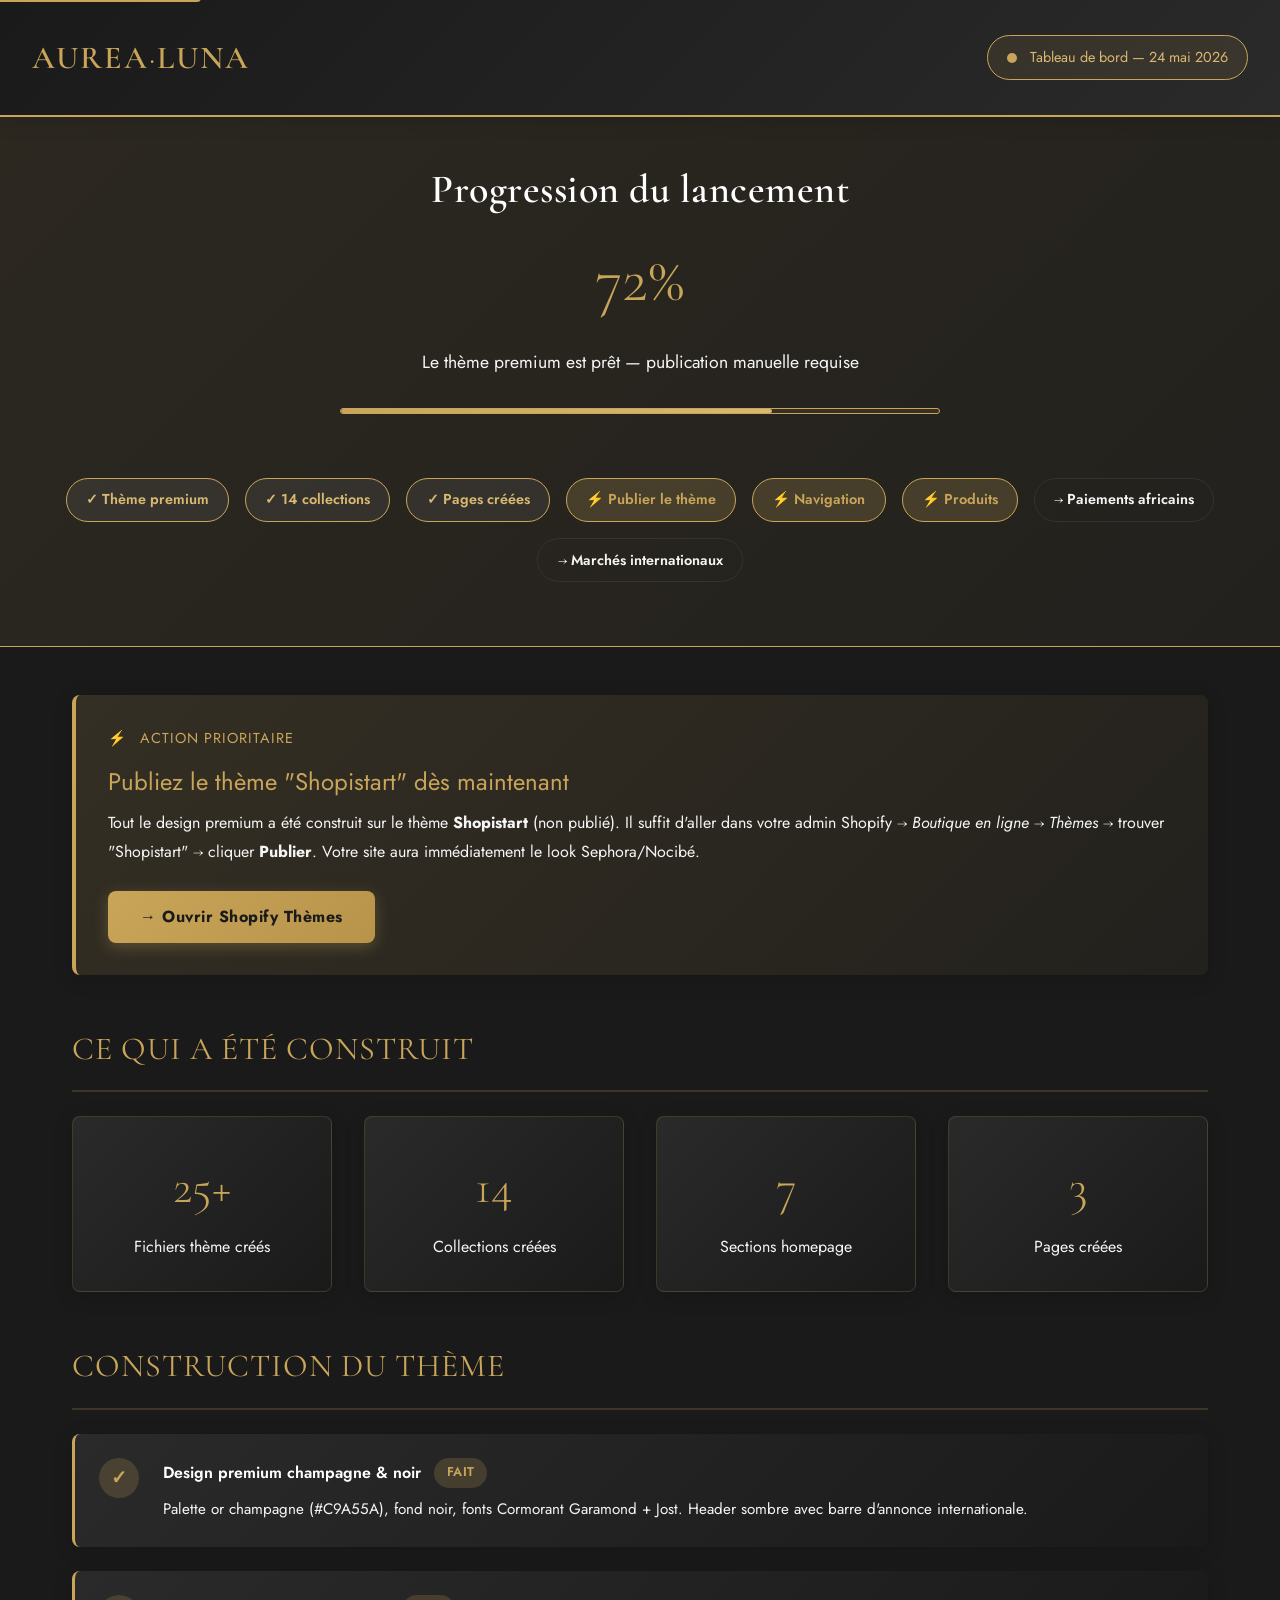
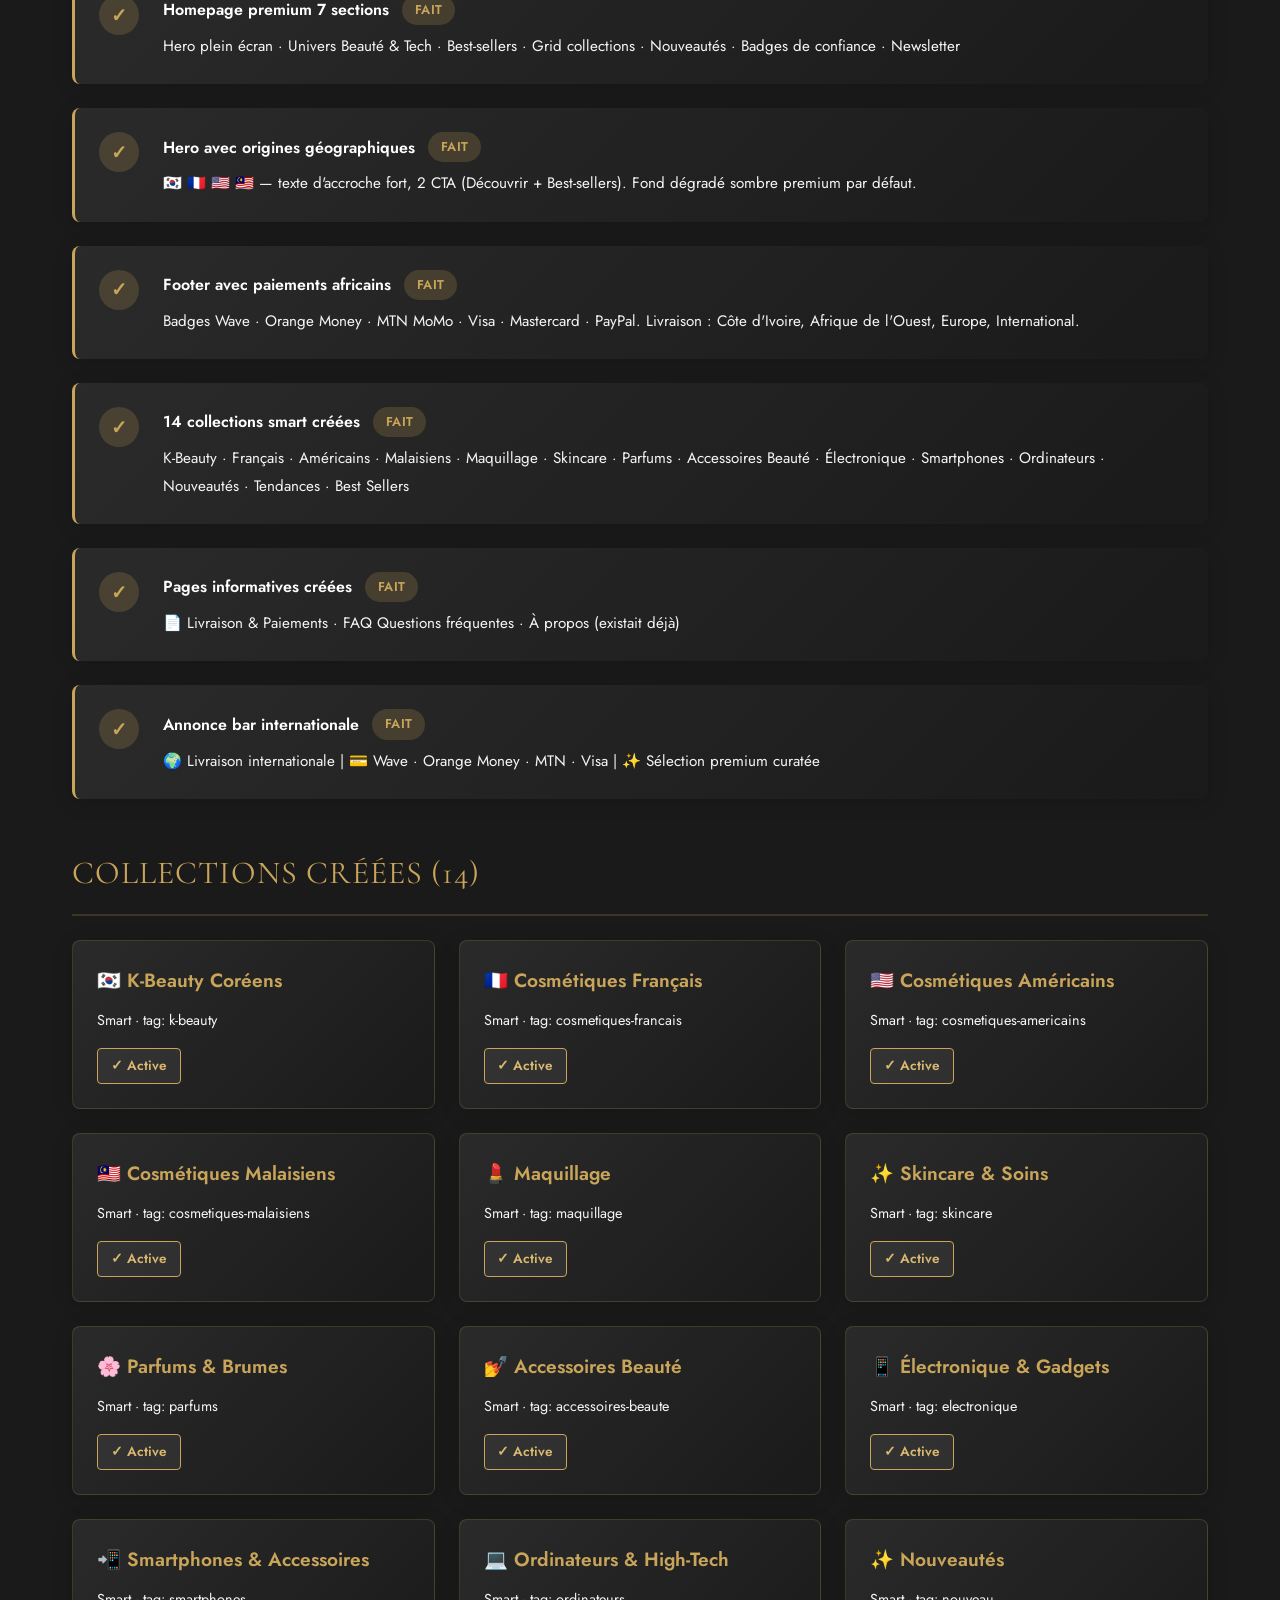
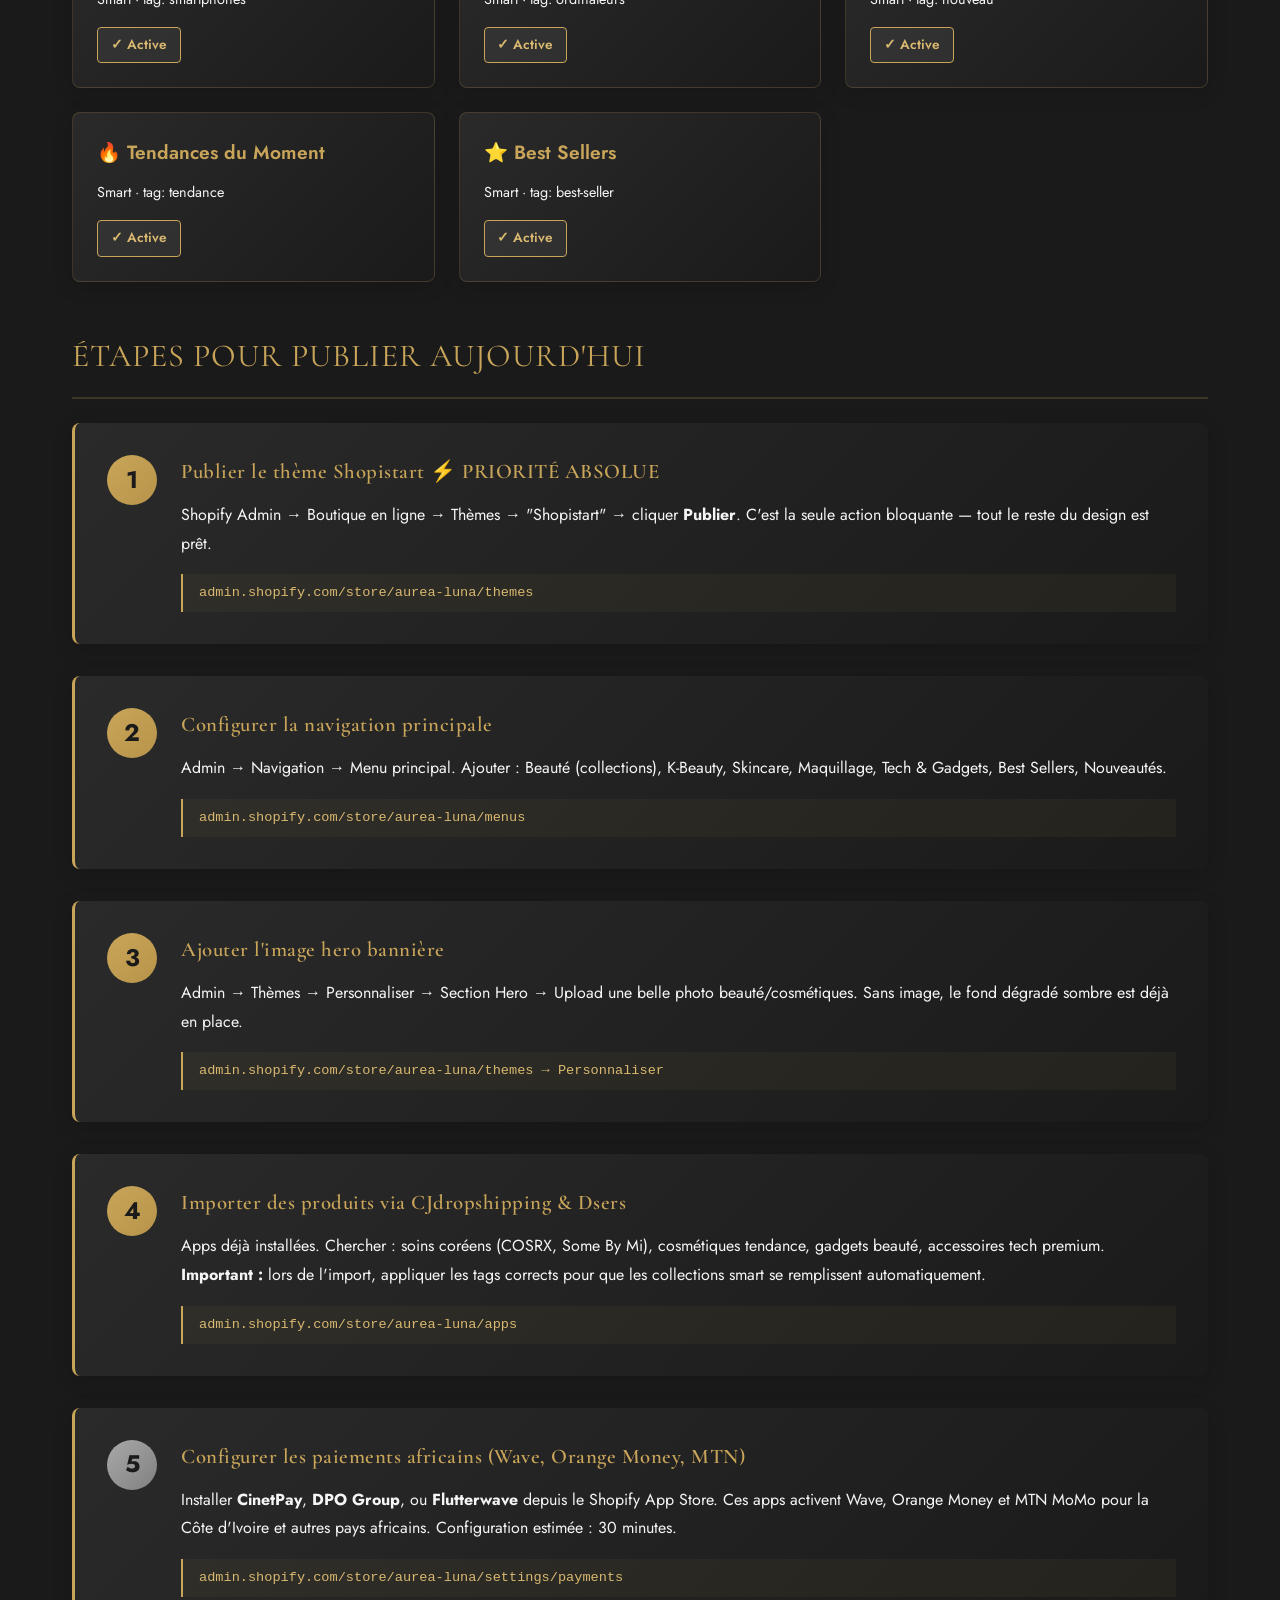
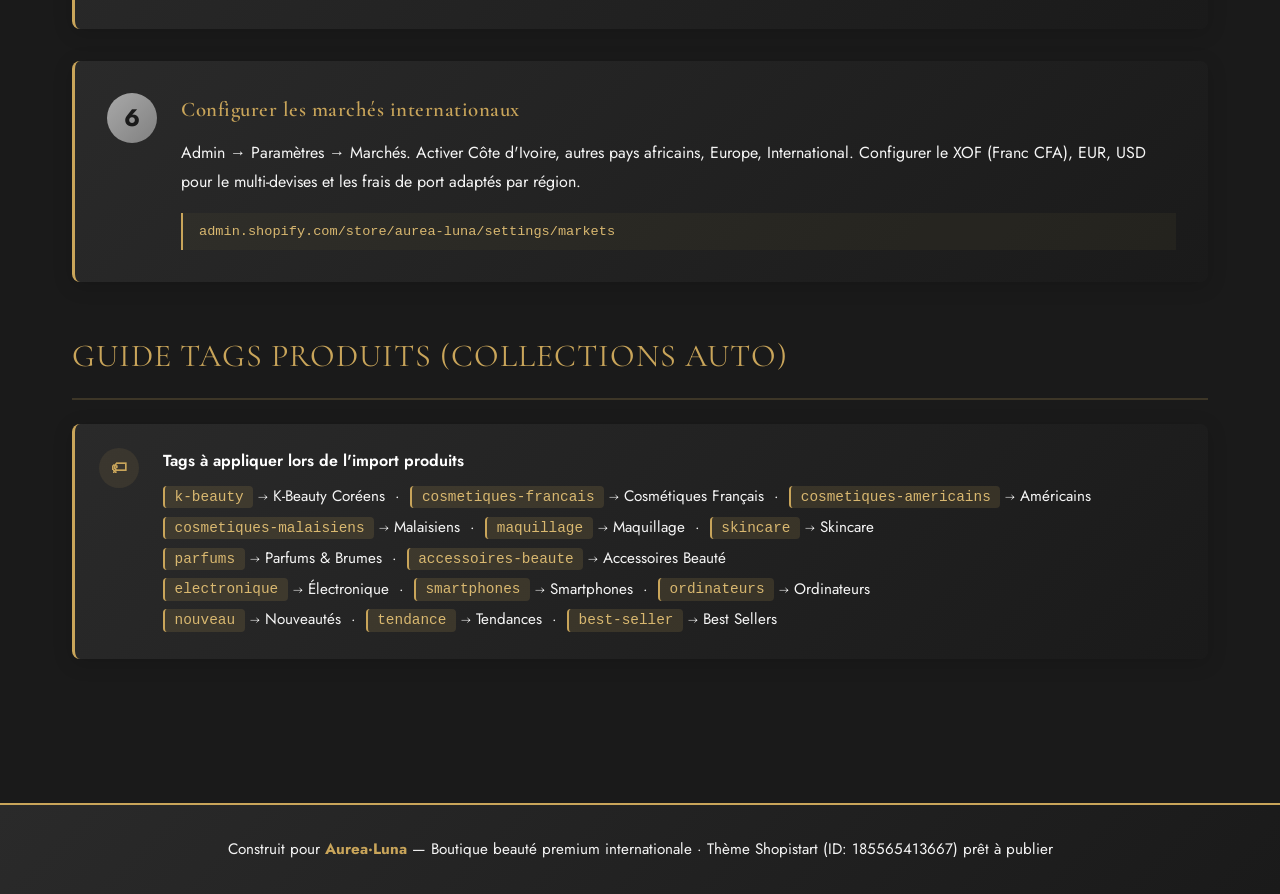
<file: index.html>
<!DOCTYPE html>
<html lang="fr">
<head>
  <meta charset="UTF-8">
  <meta name="viewport" content="width=device-width, initial-scale=1.0">
  <meta name="description" content="Tableau de bord de lancement Aurea-Luna — progression, checklist build, étapes manuelles restantes, guide tags collections">
  <meta name="keywords" content="Aurea Luna, cosmétique, beauté, tech, high-tech, Shopify, dashboard">
  <meta property="og:title" content="Aurea·Luna — Tableau de bord lancement">
  <meta property="og:description" content="Dashboard complet de progression pour le lancement Aurea-Luna">
  <meta property="og:type" content="website">
  <meta name="theme-color" content="#C9A55A">
  <title>Aurea·Luna — Tableau de bord lancement</title>
  <link rel="stylesheet" href="assets/style.css">
  <link href="https://fonts.googleapis.com/css2?family=Cormorant+Garamond:wght@300;400;500;600&family=Jost:wght@400;500;600&display=swap" rel="stylesheet">
</head>
<body>

<div class="header">
  <div class="logo">Aurea<span>·</span>Luna</div>
  <div class="pulse-badge">
    <div class="pulse"></div>
    Tableau de bord — 24 mai 2026
  </div>
</div>

<div class="progress-banner">
  <h2>Progression du lancement</h2>
  <div class="big-progress">72%</div>
  <div class="progress-label">Le thème premium est prêt — publication manuelle requise</div>
  <div class="progress-bar-wrap">
    <div class="progress-bar-fill"></div>
  </div>
  <div class="step-chips">
    <span class="chip chip-done">✓ Thème premium</span>
    <span class="chip chip-done">✓ 14 collections</span>
    <span class="chip chip-done">✓ Pages créées</span>
    <span class="chip chip-action">⚡ Publier le thème</span>
    <span class="chip chip-action">⚡ Navigation</span>
    <span class="chip chip-action">⚡ Produits</span>
    <span class="chip chip-later">→ Paiements africains</span>
    <span class="chip chip-later">→ Marchés internationaux</span>
  </div>
</div>

<div class="content">

  <!-- ACTION REQUIRED -->
  <div class="action-alert">
    <div class="action-alert-header">
      <span>⚡</span> Action prioritaire
    </div>
    <div class="action-alert-title">Publiez le thème "Shopistart" dès maintenant</div>
    <div class="action-alert-desc">
      Tout le design premium a été construit sur le thème <strong>Shopistart</strong> (non publié).
      Il suffit d'aller dans votre admin Shopify → <em>Boutique en ligne → Thèmes</em> →
      trouver "Shopistart" → cliquer <strong>Publier</strong>.
      Votre site aura immédiatement le look Sephora/Nocibé.
    </div>
    <button class="action-btn" onclick="window.aureaSite.openShopifyThemes()" aria-label="Ouvrir Shopify Thèmes">
      → Ouvrir Shopify Thèmes
    </button>
  </div>

  <!-- STATS -->
  <div class="section-title">Ce qui a été construit</div>
  <div class="stats-row">
    <div class="stat-card">
      <div class="stat-number">25+</div>
      <div class="stat-label">Fichiers thème créés</div>
    </div>
    <div class="stat-card">
      <div class="stat-number">14</div>
      <div class="stat-label">Collections créées</div>
    </div>
    <div class="stat-card">
      <div class="stat-number">7</div>
      <div class="stat-label">Sections homepage</div>
    </div>
    <div class="stat-card">
      <div class="stat-number">3</div>
      <div class="stat-label">Pages créées</div>
    </div>
  </div>

  <!-- BUILD CHECKLIST -->
  <div class="section-title">Construction du thème</div>
  <div class="checklist">
    <div class="check-item">
      <div class="check-icon icon-done">✓</div>
      <div class="check-body">
        <div class="check-title">Design premium champagne & noir <span class="tag tag-done">Fait</span></div>
        <div class="check-desc">Palette or champagne (#C9A55A), fond noir, fonts Cormorant Garamond + Jost. Header sombre avec barre d'annonce internationale.</div>
      </div>
    </div>
    <div class="check-item">
      <div class="check-icon icon-done">✓</div>
      <div class="check-body">
        <div class="check-title">Homepage premium 7 sections <span class="tag tag-done">Fait</span></div>
        <div class="check-desc">Hero plein écran · Univers Beauté & Tech · Best-sellers · Grid collections · Nouveautés · Badges de confiance · Newsletter</div>
      </div>
    </div>
    <div class="check-item">
      <div class="check-icon icon-done">✓</div>
      <div class="check-body">
        <div class="check-title">Hero avec origines géographiques <span class="tag tag-done">Fait</span></div>
        <div class="check-desc">🇰🇷 🇫🇷 🇺🇸 🇲🇾 — texte d'accroche fort, 2 CTA (Découvrir + Best-sellers). Fond dégradé sombre premium par défaut.</div>
      </div>
    </div>
    <div class="check-item">
      <div class="check-icon icon-done">✓</div>
      <div class="check-body">
        <div class="check-title">Footer avec paiements africains <span class="tag tag-done">Fait</span></div>
        <div class="check-desc">Badges Wave · Orange Money · MTN MoMo · Visa · Mastercard · PayPal. Livraison : Côte d'Ivoire, Afrique de l'Ouest, Europe, International.</div>
      </div>
    </div>
    <div class="check-item">
      <div class="check-icon icon-done">✓</div>
      <div class="check-body">
        <div class="check-title">14 collections smart créées <span class="tag tag-done">Fait</span></div>
        <div class="check-desc">K-Beauty · Français · Américains · Malaisiens · Maquillage · Skincare · Parfums · Accessoires Beauté · Électronique · Smartphones · Ordinateurs · Nouveautés · Tendances · Best Sellers</div>
      </div>
    </div>
    <div class="check-item">
      <div class="check-icon icon-done">✓</div>
      <div class="check-body">
        <div class="check-title">Pages informatives créées <span class="tag tag-done">Fait</span></div>
        <div class="check-desc">📄 Livraison & Paiements · FAQ Questions fréquentes · À propos (existait déjà)</div>
      </div>
    </div>
    <div class="check-item">
      <div class="check-icon icon-done">✓</div>
      <div class="check-body">
        <div class="check-title">Annonce bar internationale <span class="tag tag-done">Fait</span></div>
        <div class="check-desc">🌍 Livraison internationale | 💳 Wave · Orange Money · MTN · Visa | ✨ Sélection premium curatée</div>
      </div>
    </div>
  </div>

  <!-- COLLECTIONS GRID -->
  <div class="section-title">Collections créées (14)</div>
  <div class="coll-grid">
    <div class="coll-card">
      <div class="coll-card-name">🇰🇷 K-Beauty Coréens</div>
      <div class="coll-card-type">Smart · tag: k-beauty</div>
      <div class="coll-card-status">✓ Active</div>
    </div>
    <div class="coll-card">
      <div class="coll-card-name">🇫🇷 Cosmétiques Français</div>
      <div class="coll-card-type">Smart · tag: cosmetiques-francais</div>
      <div class="coll-card-status">✓ Active</div>
    </div>
    <div class="coll-card">
      <div class="coll-card-name">🇺🇸 Cosmétiques Américains</div>
      <div class="coll-card-type">Smart · tag: cosmetiques-americains</div>
      <div class="coll-card-status">✓ Active</div>
    </div>
    <div class="coll-card">
      <div class="coll-card-name">🇲🇾 Cosmétiques Malaisiens</div>
      <div class="coll-card-type">Smart · tag: cosmetiques-malaisiens</div>
      <div class="coll-card-status">✓ Active</div>
    </div>
    <div class="coll-card">
      <div class="coll-card-name">💄 Maquillage</div>
      <div class="coll-card-type">Smart · tag: maquillage</div>
      <div class="coll-card-status">✓ Active</div>
    </div>
    <div class="coll-card">
      <div class="coll-card-name">✨ Skincare & Soins</div>
      <div class="coll-card-type">Smart · tag: skincare</div>
      <div class="coll-card-status">✓ Active</div>
    </div>
    <div class="coll-card">
      <div class="coll-card-name">🌸 Parfums & Brumes</div>
      <div class="coll-card-type">Smart · tag: parfums</div>
      <div class="coll-card-status">✓ Active</div>
    </div>
    <div class="coll-card">
      <div class="coll-card-name">💅 Accessoires Beauté</div>
      <div class="coll-card-type">Smart · tag: accessoires-beaute</div>
      <div class="coll-card-status">✓ Active</div>
    </div>
    <div class="coll-card">
      <div class="coll-card-name">📱 Électronique & Gadgets</div>
      <div class="coll-card-type">Smart · tag: electronique</div>
      <div class="coll-card-status">✓ Active</div>
    </div>
    <div class="coll-card">
      <div class="coll-card-name">📲 Smartphones & Accessoires</div>
      <div class="coll-card-type">Smart · tag: smartphones</div>
      <div class="coll-card-status">✓ Active</div>
    </div>
    <div class="coll-card">
      <div class="coll-card-name">💻 Ordinateurs & High-Tech</div>
      <div class="coll-card-type">Smart · tag: ordinateurs</div>
      <div class="coll-card-status">✓ Active</div>
    </div>
    <div class="coll-card">
      <div class="coll-card-name">✨ Nouveautés</div>
      <div class="coll-card-type">Smart · tag: nouveau</div>
      <div class="coll-card-status">✓ Active</div>
    </div>
    <div class="coll-card">
      <div class="coll-card-name">🔥 Tendances du Moment</div>
      <div class="coll-card-type">Smart · tag: tendance</div>
      <div class="coll-card-status">✓ Active</div>
    </div>
    <div class="coll-card">
      <div class="coll-card-name">⭐ Best Sellers</div>
      <div class="coll-card-type">Smart · tag: best-seller</div>
      <div class="coll-card-status">✓ Active</div>
    </div>
  </div>

  <!-- NEXT STEPS -->
  <div class="section-title">Étapes pour publier aujourd'hui</div>
  <div class="steps-numbered">

    <div class="step-item">
      <div class="step-num">1</div>
      <div class="step-body">
        <h4>Publier le thème Shopistart ⚡ PRIORITÉ ABSOLUE</h4>
        <p>Shopify Admin → Boutique en ligne → Thèmes → "Shopistart" → cliquer <strong>Publier</strong>. C'est la seule action bloquante — tout le reste du design est prêt.</p>
        <span class="step-path">admin.shopify.com/store/aurea-luna/themes</span>
      </div>
    </div>

    <div class="step-item">
      <div class="step-num">2</div>
      <div class="step-body">
        <h4>Configurer la navigation principale</h4>
        <p>Admin → Navigation → Menu principal. Ajouter : Beauté (collections), K-Beauty, Skincare, Maquillage, Tech & Gadgets, Best Sellers, Nouveautés.</p>
        <span class="step-path">admin.shopify.com/store/aurea-luna/menus</span>
      </div>
    </div>

    <div class="step-item">
      <div class="step-num">3</div>
      <div class="step-body">
        <h4>Ajouter l'image hero bannière</h4>
        <p>Admin → Thèmes → Personnaliser → Section Hero → Upload une belle photo beauté/cosmétiques. Sans image, le fond dégradé sombre est déjà en place.</p>
        <span class="step-path">admin.shopify.com/store/aurea-luna/themes → Personnaliser</span>
      </div>
    </div>

    <div class="step-item">
      <div class="step-num">4</div>
      <div class="step-body">
        <h4>Importer des produits via CJdropshipping & Dsers</h4>
        <p>Apps déjà installées. Chercher : soins coréens (COSRX, Some By Mi), cosmétiques tendance, gadgets beauté, accessoires tech premium. <strong>Important :</strong> lors de l'import, appliquer les tags corrects pour que les collections smart se remplissent automatiquement.</p>
        <span class="step-path">admin.shopify.com/store/aurea-luna/apps</span>
      </div>
    </div>

    <div class="step-item">
      <div class="step-num manual">5</div>
      <div class="step-body">
        <h4>Configurer les paiements africains (Wave, Orange Money, MTN)</h4>
        <p>Installer <strong>CinetPay</strong>, <strong>DPO Group</strong>, ou <strong>Flutterwave</strong> depuis le Shopify App Store. Ces apps activent Wave, Orange Money et MTN MoMo pour la Côte d'Ivoire et autres pays africains. Configuration estimée : 30 minutes.</p>
        <span class="step-path">admin.shopify.com/store/aurea-luna/settings/payments</span>
      </div>
    </div>

    <div class="step-item">
      <div class="step-num manual">6</div>
      <div class="step-body">
        <h4>Configurer les marchés internationaux</h4>
        <p>Admin → Paramètres → Marchés. Activer Côte d'Ivoire, autres pays africains, Europe, International. Configurer le XOF (Franc CFA), EUR, USD pour le multi-devises et les frais de port adaptés par région.</p>
        <span class="step-path">admin.shopify.com/store/aurea-luna/settings/markets</span>
      </div>
    </div>

  </div>

  <!-- TAGGING GUIDE -->
  <div class="section-title">Guide tags produits (collections auto)</div>
  <div class="checklist">
    <div class="check-item">
      <div class="check-icon" style="background:rgba(201,165,90,0.1);color:var(--gold);font-size:16px;">🏷</div>
      <div class="check-body">
        <div class="check-title">Tags à appliquer lors de l'import produits</div>
        <div class="check-desc" style="line-height:2;">
          <code>k-beauty</code> → K-Beauty Coréens &nbsp;·&nbsp;
          <code>cosmetiques-francais</code> → Cosmétiques Français &nbsp;·&nbsp;
          <code>cosmetiques-americains</code> → Américains<br>
          <code>cosmetiques-malaisiens</code> → Malaisiens &nbsp;·&nbsp;
          <code>maquillage</code> → Maquillage &nbsp;·&nbsp;
          <code>skincare</code> → Skincare<br>
          <code>parfums</code> → Parfums & Brumes &nbsp;·&nbsp;
          <code>accessoires-beaute</code> → Accessoires Beauté<br>
          <code>electronique</code> → Électronique &nbsp;·&nbsp;
          <code>smartphones</code> → Smartphones &nbsp;·&nbsp;
          <code>ordinateurs</code> → Ordinateurs<br>
          <code>nouveau</code> → Nouveautés &nbsp;·&nbsp;
          <code>tendance</code> → Tendances &nbsp;·&nbsp;
          <code>best-seller</code> → Best Sellers
        </div>
      </div>
    </div>
  </div>

</div>

<div class="footer">
  Construit pour <strong>Aurea·Luna</strong> — Boutique beauté premium internationale ·
  Thème Shopistart (ID: 185565413667) prêt à publier
</div>

<script src="assets/main.js"></script>

</body>
</html>
</file>
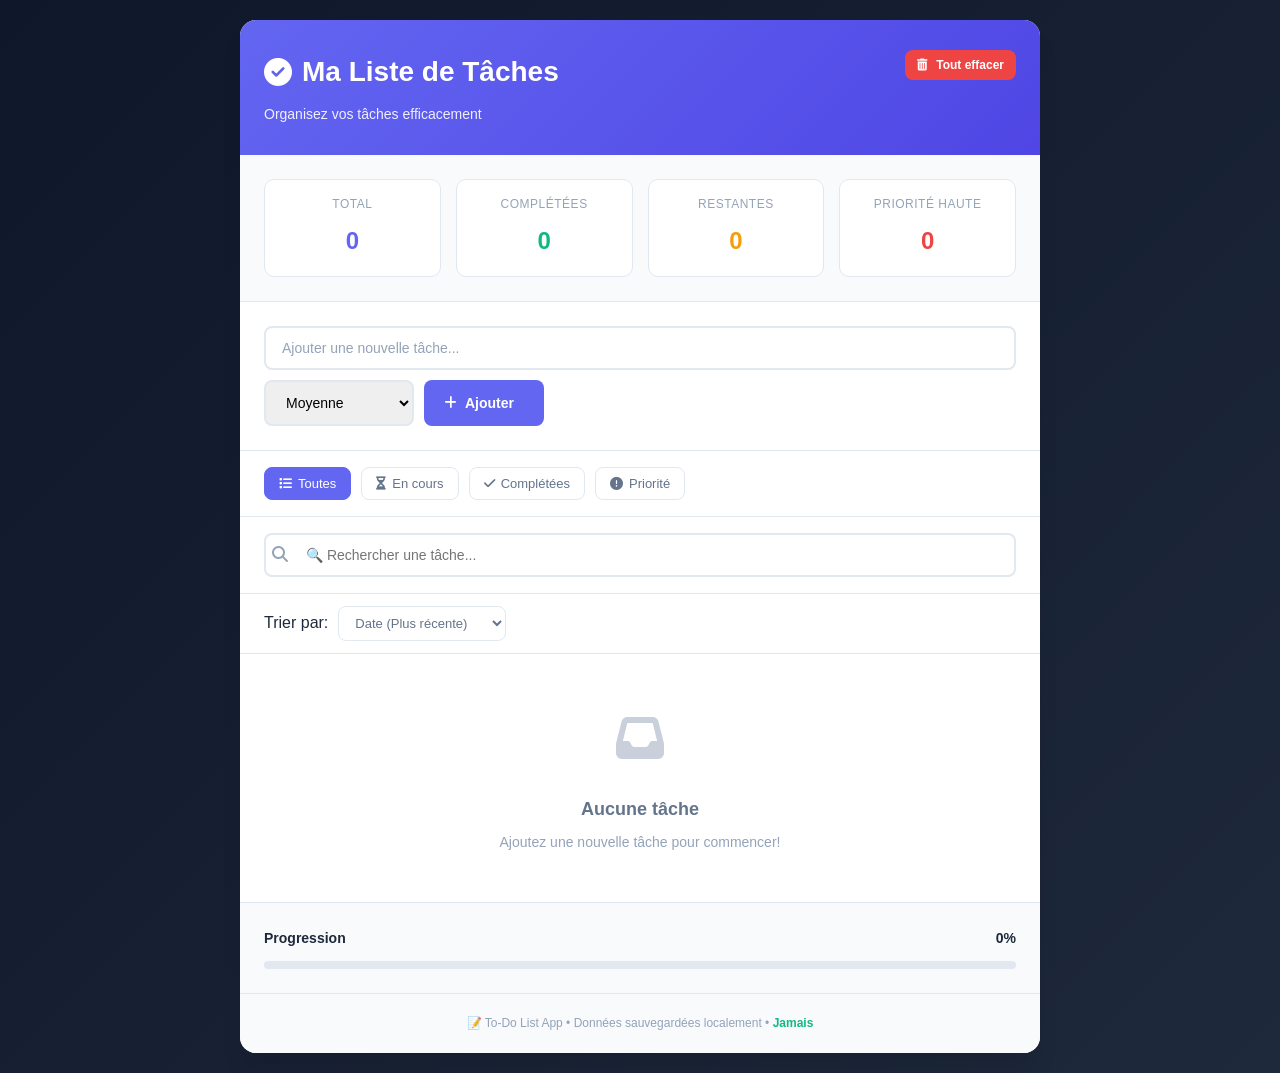
<file: todo-app/index.html>
<!DOCTYPE html>
<html lang="fr">
<head>
  <meta charset="UTF-8">
  <meta name="viewport" content="width=device-width, initial-scale=1.0">
  <meta name="description" content="Application To-Do List - Gestion des tâches avec stockage local">
  <title>To-Do List - Gestionnaire de Tâches</title>
  <link rel="stylesheet" href="assets/style.css">
  <link rel="stylesheet" href="https://cdnjs.cloudflare.com/ajax/libs/font-awesome/6.4.0/css/all.min.css">
</head>
<body>

<div class="container">
  <!-- Header -->
  <header class="app-header">
    <div class="header-content">
      <h1><i class="fas fa-check-circle"></i> Ma Liste de Tâches</h1>
      <p class="tagline">Organisez vos tâches efficacement</p>
    </div>
    <button id="clearAllBtn" class="btn btn-danger btn-small" title="Supprimer toutes les tâches">
      <i class="fas fa-trash-alt"></i> Tout effacer
    </button>
  </header>

  <!-- Stats -->
  <div class="stats-container">
    <div class="stat-item">
      <span class="stat-label">Total</span>
      <span class="stat-value" id="totalTasks">0</span>
    </div>
    <div class="stat-item">
      <span class="stat-label">Complétées</span>
      <span class="stat-value completed" id="completedTasks">0</span>
    </div>
    <div class="stat-item">
      <span class="stat-label">Restantes</span>
      <span class="stat-value pending" id="pendingTasks">0</span>
    </div>
    <div class="stat-item">
      <span class="stat-label">Priorité Haute</span>
      <span class="stat-value priority" id="highPriorityTasks">0</span>
    </div>
  </div>

  <!-- Input Section -->
  <div class="input-section">
    <form id="todoForm" class="todo-form">
      <div class="input-group">
        <input 
          type="text" 
          id="todoInput" 
          class="todo-input" 
          placeholder="Ajouter une nouvelle tâche..."
          autocomplete="off"
          required
        >
        <select id="prioritySelect" class="priority-select">
          <option value="low">Basse</option>
          <option value="medium" selected>Moyenne</option>
          <option value="high">Haute</option>
        </select>
        <button type="submit" class="btn btn-primary">
          <i class="fas fa-plus"></i> Ajouter
        </button>
      </div>
    </form>
  </div>

  <!-- Filter Section -->
  <div class="filter-section">
    <button class="filter-btn active" data-filter="all">
      <i class="fas fa-list"></i> Toutes
    </button>
    <button class="filter-btn" data-filter="pending">
      <i class="fas fa-hourglass-half"></i> En cours
    </button>
    <button class="filter-btn" data-filter="completed">
      <i class="fas fa-check"></i> Complétées
    </button>
    <button class="filter-btn" data-filter="high">
      <i class="fas fa-exclamation-circle"></i> Priorité
    </button>
  </div>

  <!-- Search Section -->
  <div class="search-section">
    <input 
      type="text" 
      id="searchInput" 
      class="search-input" 
      placeholder="🔍 Rechercher une tâche..."
    >
    <span class="search-icon"><i class="fas fa-search"></i></span>
  </div>

  <!-- Sort Section -->
  <div class="sort-section">
    <label for="sortSelect">Trier par:</label>
    <select id="sortSelect" class="sort-select">
      <option value="date-desc">Date (Plus récente)</option>
      <option value="date-asc">Date (Plus ancienne)</option>
      <option value="priority">Priorité</option>
      <option value="alpha">Alphabétique</option>
    </select>
  </div>

  <!-- Tasks List -->
  <div class="tasks-container">
    <ul id="todoList" class="todo-list">
      <!-- Tasks will be inserted here -->
    </ul>
    <div id="emptyState" class="empty-state">
      <div class="empty-icon"><i class="fas fa-inbox"></i></div>
      <h3>Aucune tâche</h3>
      <p>Ajoutez une nouvelle tâche pour commencer!</p>
    </div>
  </div>

  <!-- Progress Bar -->
  <div class="progress-section">
    <div class="progress-label">
      <span>Progression</span>
      <span id="progressPercent">0%</span>
    </div>
    <div class="progress-bar">
      <div id="progressFill" class="progress-fill"></div>
    </div>
  </div>

  <!-- Footer -->
  <footer class="app-footer">
    <p>📝 To-Do List App • Données sauvegardées localement • <span id="lastSaved">Jamais</span></p>
  </footer>
</div>

<!-- Toast Notifications -->
<div id="toastContainer" class="toast-container"></div>

<script src="assets/app.js"></script>
</body>
</html>
</file>
<file: assets/style.css>
/**
 * AUREA LUNA - Stylesheet
 * Premium Cosmetics & High-Tech Dashboard
 * Palette: Champagne (#C9A55A) & Black with gold accents
 */

/* ===== CSS VARIABLES ===== */
:root {
  --gold: #C9A55A;
  --gold-dark: #B8944A;
  --gold-light: #D9B870;
  --black: #1a1a1a;
  --black-light: #2a2a2a;
  --white: #ffffff;
  --gray: #f5f5f5;
  --gray-dark: #333333;
  --border-radius: 8px;
  --transition: all 0.3s cubic-bezier(0.4, 0, 0.2, 1);
  --box-shadow: 0 4px 20px rgba(0, 0, 0, 0.15);
  --box-shadow-hover: 0 8px 30px rgba(0, 0, 0, 0.25);
}

/* ===== RESET & BASE STYLES ===== */
* {
  margin: 0;
  padding: 0;
  box-sizing: border-box;
}

html {
  scroll-behavior: smooth;
  font-size: 16px;
}

body {
  font-family: 'Jost', 'Cormorant Garamond', serif;
  background-color: var(--black);
  color: var(--white);
  line-height: 1.6;
  overflow-x: hidden;
}

/* ===== TYPOGRAPHY ===== */
h1, h2, h3, h4, h5, h6 {
  font-family: 'Cormorant Garamond', serif;
  font-weight: 600;
  letter-spacing: 0.5px;
}

h2 {
  font-size: 2.5rem;
  margin-bottom: 1rem;
  line-height: 1.2;
}

h4 {
  font-size: 1.3rem;
  margin-bottom: 0.5rem;
}

p {
  font-family: 'Jost', sans-serif;
  font-size: 1rem;
  margin-bottom: 1rem;
  line-height: 1.8;
}

code {
  background: rgba(201, 165, 90, 0.15);
  color: var(--gold-light);
  padding: 0.2rem 0.6rem;
  border-radius: 4px;
  font-family: 'Courier New', monospace;
  font-size: 0.9rem;
  border-left: 2px solid var(--gold);
}

/* ===== HEADER ===== */
.header {
  display: flex;
  justify-content: space-between;
  align-items: center;
  padding: 2rem;
  background: linear-gradient(135deg, var(--black) 0%, var(--black-light) 100%);
  border-bottom: 2px solid var(--gold);
  position: sticky;
  top: 0;
  z-index: 50;
  box-shadow: var(--box-shadow);
  animation: slideDown 0.6s ease-out;
}

@keyframes slideDown {
  from {
    transform: translateY(-100%);
    opacity: 0;
  }
  to {
    transform: translateY(0);
    opacity: 1;
  }
}

.logo {
  font-family: 'Cormorant Garamond', serif;
  font-size: 2rem;
  font-weight: 600;
  letter-spacing: 2px;
  color: var(--gold);
  text-transform: uppercase;
}

.logo span {
  color: var(--gold-light);
  font-weight: 300;
  font-style: italic;
}

.pulse-badge {
  display: flex;
  align-items: center;
  gap: 0.8rem;
  padding: 0.6rem 1.2rem;
  background: rgba(201, 165, 90, 0.1);
  border: 1px solid var(--gold);
  border-radius: 50px;
  font-size: 0.9rem;
  color: var(--gold-light);
}

.pulse {
  width: 10px;
  height: 10px;
  background: var(--gold);
  border-radius: 50%;
  animation: pulse 2s infinite;
}

@keyframes pulse {
  0%, 100% {
    box-shadow: 0 0 0 0 rgba(201, 165, 90, 0.7);
  }
  50% {
    box-shadow: 0 0 0 10px rgba(201, 165, 90, 0);
  }
}

/* ===== PROGRESS BANNER ===== */
.progress-banner {
  background: linear-gradient(135deg, rgba(201, 165, 90, 0.1) 0%, rgba(201, 165, 90, 0.05) 100%);
  border-bottom: 1px solid var(--gold);
  padding: 3rem 2rem;
  text-align: center;
}

.big-progress {
  font-family: 'Cormorant Garamond', serif;
  font-size: 4rem;
  font-weight: 300;
  color: var(--gold);
  margin: 1rem 0;
}

.progress-label {
  font-size: 1.1rem;
  color: var(--gray);
  margin-bottom: 1.5rem;
}

.progress-bar-wrap {
  width: 100%;
  max-width: 600px;
  height: 6px;
  background: rgba(201, 165, 90, 0.1);
  border: 1px solid var(--gold);
  border-radius: 50px;
  margin: 2rem auto 3rem;
  overflow: hidden;
}

.progress-bar-fill {
  height: 100%;
  background: linear-gradient(90deg, var(--gold) 0%, var(--gold-light) 100%);
  width: 0%;
  border-radius: 50px;
}

@keyframes fill-animation {
  from {
    width: 0%;
  }
  to {
    width: 72%;
  }
}

.step-chips {
  display: flex;
  flex-wrap: wrap;
  justify-content: center;
  gap: 1rem;
  padding: 1rem;
}

.chip {
  padding: 0.6rem 1.2rem;
  border-radius: 50px;
  font-size: 0.9rem;
  font-weight: 600;
  border: 1px solid;
  transition: var(--transition);
}

.chip-done {
  background: rgba(169, 169, 169, 0.1);
  border-color: var(--gold);
  color: var(--gold-light);
}

.chip-action {
  background: rgba(201, 165, 90, 0.2);
  border-color: var(--gold);
  color: var(--gold);
}

.chip-later {
  background: transparent;
  border-color: var(--gray-dark);
  color: var(--gray);
}

.chip:hover {
  transform: translateY(-2px);
  box-shadow: 0 4px 12px rgba(201, 165, 90, 0.2);
}

/* ===== MAIN CONTENT ===== */
.content {
  max-width: 1200px;
  margin: 0 auto;
  padding: 3rem 2rem;
}

/* ===== ACTION ALERT ===== */
.action-alert {
  background: linear-gradient(135deg, rgba(201, 165, 90, 0.15) 0%, rgba(201, 165, 90, 0.05) 100%);
  border-left: 4px solid var(--gold);
  border-radius: var(--border-radius);
  padding: 2rem;
  margin-bottom: 3rem;
  box-shadow: var(--box-shadow);
  animation: slideIn 0.6s ease-out 0.3s backwards;
}

@keyframes slideIn {
  from {
    transform: translateX(-30px);
    opacity: 0;
  }
  to {
    transform: translateX(0);
    opacity: 1;
  }
}

.action-alert-header {
  display: flex;
  align-items: center;
  gap: 0.8rem;
  font-size: 0.9rem;
  color: var(--gold);
  text-transform: uppercase;
  letter-spacing: 1px;
  margin-bottom: 0.8rem;
}

.action-alert-title {
  font-size: 1.5rem;
  color: var(--gold);
  margin-bottom: 0.5rem;
}

.action-alert-desc {
  color: var(--gray);
  margin-bottom: 1.5rem;
  line-height: 1.8;
}

/* ===== BUTTONS ===== */
.action-btn {
  background: linear-gradient(135deg, var(--gold) 0%, var(--gold-dark) 100%);
  color: var(--black);
  border: none;
  padding: 0.9rem 2rem;
  font-size: 1rem;
  font-weight: 700;
  border-radius: var(--border-radius);
  cursor: pointer;
  transition: var(--transition);
  box-shadow: 0 4px 15px rgba(201, 165, 90, 0.3);
  font-family: 'Jost', sans-serif;
  letter-spacing: 0.5px;
}

.action-btn:hover {
  transform: translateY(-3px);
  box-shadow: 0 8px 25px rgba(201, 165, 90, 0.4);
  background: linear-gradient(135deg, var(--gold-light) 0%, var(--gold) 100%);
}

.action-btn:active {
  transform: translateY(-1px);
}

.action-btn:focus {
  outline: 2px solid var(--gold);
  outline-offset: 2px;
}

/* ===== SECTION TITLE ===== */
.section-title {
  font-family: 'Cormorant Garamond', serif;
  font-size: 2rem;
  color: var(--gold);
  margin: 3rem 0 1.5rem;
  padding-bottom: 1rem;
  border-bottom: 2px solid rgba(201, 165, 90, 0.2);
  text-transform: uppercase;
  letter-spacing: 1px;
}

/* ===== STATS ROW ===== */
.stats-row {
  display: grid;
  grid-template-columns: repeat(auto-fit, minmax(250px, 1fr));
  gap: 2rem;
  margin-bottom: 3rem;
}

.stat-card {
  background: linear-gradient(135deg, var(--black-light) 0%, var(--black) 100%);
  border: 1px solid rgba(201, 165, 90, 0.2);
  border-radius: var(--border-radius);
  padding: 2rem;
  text-align: center;
  transition: var(--transition);
  box-shadow: var(--box-shadow);
}

.stat-card:hover {
  border-color: var(--gold);
  box-shadow: 0 8px 25px rgba(201, 165, 90, 0.2);
  transform: translateY(-5px);
}

.stat-number {
  font-family: 'Cormorant Garamond', serif;
  font-size: 3rem;
  font-weight: 300;
  color: var(--gold);
  margin-bottom: 0.5rem;
}

.stat-label {
  font-size: 1rem;
  color: var(--gray);
}

/* ===== CHECKLIST ===== */
.checklist {
  display: flex;
  flex-direction: column;
  gap: 1.5rem;
  margin-bottom: 3rem;
}

.check-item {
  display: flex;
  gap: 1.5rem;
  padding: 1.5rem;
  background: linear-gradient(135deg, var(--black-light) 0%, var(--black) 100%);
  border-left: 3px solid var(--gold);
  border-radius: var(--border-radius);
  transition: var(--transition);
  box-shadow: var(--box-shadow);
}

.check-item:hover {
  box-shadow: var(--box-shadow-hover);
  transform: translateX(5px);
}

.check-icon {
  min-width: 40px;
  width: 40px;
  height: 40px;
  border-radius: 50%;
  display: flex;
  align-items: center;
  justify-content: center;
  font-weight: 700;
  font-size: 1.2rem;
  flex-shrink: 0;
}

.icon-done {
  background: rgba(201, 165, 90, 0.2);
  color: var(--gold);
}

.check-body {
  flex: 1;
}

.check-title {
  display: flex;
  align-items: center;
  gap: 0.8rem;
  margin-bottom: 0.5rem;
  font-weight: 600;
}

.check-desc {
  color: var(--gray);
  font-size: 0.95rem;
  line-height: 1.8;
}

/* ===== TAGS ===== */
.tag {
  display: inline-block;
  padding: 0.3rem 0.8rem;
  border-radius: 20px;
  font-size: 0.8rem;
  font-weight: 600;
  text-transform: uppercase;
  letter-spacing: 0.5px;
}

.tag-done {
  background: rgba(201, 165, 90, 0.2);
  color: var(--gold);
}

/* ===== COLLECTIONS GRID ===== */
.coll-grid {
  display: grid;
  grid-template-columns: repeat(auto-fill, minmax(280px, 1fr));
  gap: 1.5rem;
  margin-bottom: 3rem;
}

.coll-card {
  background: linear-gradient(135deg, var(--black-light) 0%, var(--black) 100%);
  border: 1px solid rgba(201, 165, 90, 0.2);
  border-radius: var(--border-radius);
  padding: 1.5rem;
  transition: var(--transition);
  box-shadow: var(--box-shadow);
}

.coll-card:hover {
  border-color: var(--gold);
  box-shadow: var(--box-shadow-hover);
  transform: translateY(-8px);
}

.coll-card-name {
  font-size: 1.2rem;
  font-weight: 600;
  color: var(--gold);
  margin-bottom: 0.8rem;
}

.coll-card-type {
  font-size: 0.9rem;
  color: var(--gray);
  margin-bottom: 1rem;
}

.coll-card-status {
  display: inline-block;
  padding: 0.4rem 0.8rem;
  background: rgba(169, 169, 169, 0.1);
  border: 1px solid var(--gold);
  color: var(--gold-light);
  border-radius: 4px;
  font-size: 0.85rem;
  font-weight: 600;
}

/* ===== STEPS NUMBERED ===== */
.steps-numbered {
  display: flex;
  flex-direction: column;
  gap: 2rem;
  margin-bottom: 3rem;
}

.step-item {
  display: flex;
  gap: 1.5rem;
  padding: 2rem;
  background: linear-gradient(135deg, var(--black-light) 0%, var(--black) 100%);
  border-left: 3px solid var(--gold);
  border-radius: var(--border-radius);
  transition: var(--transition);
  box-shadow: var(--box-shadow);
}

.step-item:hover {
  box-shadow: var(--box-shadow-hover);
  transform: translateX(5px);
}

.step-num {
  min-width: 50px;
  width: 50px;
  height: 50px;
  border-radius: 50%;
  background: linear-gradient(135deg, var(--gold) 0%, var(--gold-dark) 100%);
  color: var(--black);
  display: flex;
  align-items: center;
  justify-content: center;
  font-size: 1.5rem;
  font-weight: 700;
  flex-shrink: 0;
}

.step-num.manual {
  background: linear-gradient(135deg, #A9A9A9 0%, #808080 100%);
}

.step-body {
  flex: 1;
}

.step-body h4 {
  color: var(--gold);
  margin-bottom: 0.8rem;
}

.step-body p {
  color: var(--gray);
  margin-bottom: 1rem;
}

.step-path {
  display: block;
  font-size: 0.85rem;
  color: var(--gold-light);
  font-family: 'Courier New', monospace;
  padding: 0.5rem;
  background: rgba(201, 165, 90, 0.05);
  border-left: 2px solid var(--gold);
  padding-left: 1rem;
  margin-top: 0.8rem;
}

/* ===== FOOTER ===== */
.footer {
  background: linear-gradient(135deg, var(--black-light) 0%, var(--black) 100%);
  border-top: 2px solid var(--gold);
  padding: 2rem;
  text-align: center;
  color: var(--gray);
  font-size: 0.95rem;
  margin-top: 3rem;
}

.footer strong {
  color: var(--gold);
}

/* ===== RESPONSIVE DESIGN ===== */
@media (max-width: 768px) {
  .header {
    flex-direction: column;
    gap: 1rem;
    padding: 1.5rem 1rem;
  }

  .logo {
    font-size: 1.5rem;
  }

  .big-progress {
    font-size: 3rem;
  }

  h2 {
    font-size: 1.8rem;
  }

  .stats-row {
    grid-template-columns: 1fr;
  }

  .coll-grid {
    grid-template-columns: repeat(auto-fill, minmax(200px, 1fr));
  }

  .step-item,
  .check-item {
    flex-direction: column;
    gap: 1rem;
  }

  .step-num {
    width: 40px;
    height: 40px;
    font-size: 1.2rem;
  }

  .content {
    padding: 2rem 1rem;
  }

  .progress-banner {
    padding: 2rem 1rem;
  }

  .action-alert {
    padding: 1.5rem;
  }

  .step-chips {
    gap: 0.5rem;
  }

  .chip {
    padding: 0.5rem 1rem;
    font-size: 0.8rem;
  }
}

@media (max-width: 480px) {
  .header {
    padding: 1rem;
  }

  .logo {
    font-size: 1.2rem;
  }

  .big-progress {
    font-size: 2rem;
  }

  h2 {
    font-size: 1.5rem;
  }

  h4 {
    font-size: 1.1rem;
  }

  .coll-grid {
    grid-template-columns: 1fr;
  }

  .section-title {
    font-size: 1.5rem;
    margin: 2rem 0 1rem;
  }

  .stat-number {
    font-size: 2rem;
  }

  .check-item,
  .step-item {
    padding: 1rem;
  }

  .action-alert {
    padding: 1rem;
  }
}

/* ===== ACCESSIBILITY ===== */
@media (prefers-reduced-motion: reduce) {
  *,
  *::before,
  *::after {
    animation-duration: 0.01ms !important;
    animation-iteration-count: 1 !important;
    transition-duration: 0.01ms !important;
  }
}

/* ===== PRINT STYLES ===== */
@media print {
  .header,
  .footer {
    display: none;
  }

  body {
    background: white;
    color: black;
  }

  .content {
    max-width: 100%;
  }
}
</file>
<file: todo-app/assets/style.css>
:root {
  --primary-color: #6366f1;
  --primary-dark: #4f46e5;
  --primary-light: #818cf8;
  --success-color: #10b981;
  --danger-color: #ef4444;
  --warning-color: #f59e0b;
  --info-color: #3b82f6;
  --dark-bg: #0f172a;
  --light-bg: #f8fafc;
  --card-bg: #ffffff;
  --border-color: #e2e8f0;
  --text-dark: #1e293b;
  --text-light: #64748b;
  --text-muted: #94a3b8;
  --shadow-sm: 0 1px 2px 0 rgba(0, 0, 0, 0.05);
  --shadow-md: 0 4px 6px -1px rgba(0, 0, 0, 0.1);
  --shadow-lg: 0 10px 15px -3px rgba(0, 0, 0, 0.1);
  --shadow-xl: 0 20px 25px -5px rgba(0, 0, 0, 0.1);
  --transition: all 0.3s cubic-bezier(0.4, 0, 0.2, 1);
}

* {
  margin: 0;
  padding: 0;
  box-sizing: border-box;
}

html {
  scroll-behavior: smooth;
}

body {
  font-family: 'Segoe UI', Tahoma, Geneva, Verdana, sans-serif;
  background: linear-gradient(135deg, var(--dark-bg) 0%, #1e293b 100%);
  color: var(--text-dark);
  line-height: 1.6;
  min-height: 100vh;
  padding: 20px;
}

.container {
  max-width: 800px;
  margin: 0 auto;
  background: var(--card-bg);
  border-radius: 16px;
  box-shadow: var(--shadow-xl);
  overflow: hidden;
}

/* Header */
.app-header {
  background: linear-gradient(135deg, var(--primary-color) 0%, var(--primary-dark) 100%);
  color: white;
  padding: 30px 24px;
  display: flex;
  justify-content: space-between;
  align-items: flex-start;
  gap: 20px;
}

.header-content h1 {
  font-size: 28px;
  margin-bottom: 8px;
  display: flex;
  align-items: center;
  gap: 10px;
}

.header-content h1 i {
  animation: bounce 2s infinite;
}

@keyframes bounce {
  0%, 100% { transform: translateY(0); }
  50% { transform: translateY(-5px); }
}

.tagline {
  font-size: 14px;
  opacity: 0.9;
}

/* Stats Container */
.stats-container {
  display: grid;
  grid-template-columns: repeat(auto-fit, minmax(150px, 1fr));
  gap: 15px;
  padding: 24px;
  background: var(--light-bg);
  border-bottom: 1px solid var(--border-color);
}

.stat-item {
  display: flex;
  flex-direction: column;
  align-items: center;
  justify-content: center;
  padding: 15px;
  background: white;
  border-radius: 10px;
  border: 1px solid var(--border-color);
  transition: var(--transition);
}

.stat-item:hover {
  transform: translateY(-4px);
  box-shadow: var(--shadow-md);
}

.stat-label {
  font-size: 12px;
  color: var(--text-muted);
  text-transform: uppercase;
  letter-spacing: 0.5px;
  margin-bottom: 8px;
}

.stat-value {
  font-size: 24px;
  font-weight: 700;
  color: var(--primary-color);
}

.stat-value.completed {
  color: var(--success-color);
}

.stat-value.pending {
  color: var(--warning-color);
}

.stat-value.priority {
  color: var(--danger-color);
}

/* Input Section */
.input-section {
  padding: 24px;
  border-bottom: 1px solid var(--border-color);
}

.todo-form {
  display: flex;
  flex-direction: column;
  gap: 12px;
}

.input-group {
  display: flex;
  gap: 10px;
  flex-wrap: wrap;
}

.todo-input,
.priority-select {
  flex: 1;
  min-width: 150px;
  padding: 12px 16px;
  border: 2px solid var(--border-color);
  border-radius: 8px;
  font-size: 14px;
  font-family: inherit;
  transition: var(--transition);
}

.todo-input {
  flex: 1 1 100%;
}

.priority-select {
  flex: 0 1 120px;
  cursor: pointer;
}

.todo-input:focus,
.priority-select:focus {
  outline: none;
  border-color: var(--primary-color);
  box-shadow: 0 0 0 3px rgba(99, 102, 241, 0.1);
}

.todo-input::placeholder {
  color: var(--text-muted);
}

/* Buttons */
.btn {
  padding: 12px 20px;
  border: none;
  border-radius: 8px;
  font-size: 14px;
  font-weight: 600;
  cursor: pointer;
  transition: var(--transition);
  display: inline-flex;
  align-items: center;
  gap: 8px;
  text-decoration: none;
}

.btn-primary {
  background: var(--primary-color);
  color: white;
  flex: 0 1 auto;
  min-width: 120px;
}

.btn-primary:hover {
  background: var(--primary-dark);
  transform: translateY(-2px);
  box-shadow: var(--shadow-md);
}

.btn-primary:active {
  transform: translateY(0);
}

.btn-danger {
  background: var(--danger-color);
  color: white;
}

.btn-danger:hover {
  background: #dc2626;
}

.btn-small {
  padding: 8px 12px;
  font-size: 12px;
}

.btn-icon {
  padding: 8px 12px;
  background: transparent;
  color: var(--text-light);
  border: 1px solid var(--border-color);
}

.btn-icon:hover {
  color: var(--primary-color);
  border-color: var(--primary-color);
}

/* Filter Section */
.filter-section,
.sort-section {
  padding: 16px 24px;
  border-bottom: 1px solid var(--border-color);
  display: flex;
  gap: 10px;
  flex-wrap: wrap;
  align-items: center;
}

.sort-section {
  padding: 12px 24px;
}

.filter-btn,
.sort-select {
  padding: 8px 14px;
  border: 1px solid var(--border-color);
  border-radius: 8px;
  background: white;
  color: var(--text-light);
  font-size: 13px;
  font-weight: 500;
  cursor: pointer;
  transition: var(--transition);
  display: flex;
  align-items: center;
  gap: 6px;
}

.filter-btn:hover {
  border-color: var(--primary-color);
  color: var(--primary-color);
}

.filter-btn.active {
  background: var(--primary-color);
  color: white;
  border-color: var(--primary-color);
}

.sort-select {
  padding: 8px 12px;
}

/* Search Section */
.search-section {
  position: relative;
  padding: 16px 24px;
  border-bottom: 1px solid var(--border-color);
}

.search-input {
  width: 100%;
  padding: 12px 16px 12px 40px;
  border: 2px solid var(--border-color);
  border-radius: 8px;
  font-size: 14px;
  transition: var(--transition);
}

.search-input:focus {
  outline: none;
  border-color: var(--primary-color);
  box-shadow: 0 0 0 3px rgba(99, 102, 241, 0.1);
}

.search-icon {
  position: absolute;
  left: 32px;
  top: 50%;
  transform: translateY(-50%);
  color: var(--text-muted);
  pointer-events: none;
}

/* Tasks Container */
.tasks-container {
  position: relative;
  min-height: 200px;
  padding: 24px;
}

.todo-list {
  list-style: none;
}

.todo-item {
  display: flex;
  align-items: center;
  gap: 12px;
  padding: 16px;
  background: var(--light-bg);
  border: 1px solid var(--border-color);
  border-radius: 10px;
  margin-bottom: 12px;
  transition: var(--transition);
  animation: slideIn 0.3s ease-out;
}

@keyframes slideIn {
  from {
    opacity: 0;
    transform: translateY(-10px);
  }
  to {
    opacity: 1;
    transform: translateY(0);
  }
}

.todo-item:hover {
  box-shadow: var(--shadow-md);
  transform: translateX(4px);
  border-color: var(--primary-color);
}

.todo-item.completed {
  opacity: 0.7;
  background: #f0fdf4;
}

.todo-item.completed .todo-text {
  text-decoration: line-through;
  color: var(--text-muted);
}

.checkbox-wrapper {
  display: flex;
  align-items: center;
}

.todo-checkbox {
  width: 20px;
  height: 20px;
  cursor: pointer;
  accent-color: var(--primary-color);
}

.todo-content {
  flex: 1;
  display: flex;
  align-items: center;
  gap: 10px;
}

.priority-badge {
  display: inline-flex;
  align-items: center;
  justify-content: center;
  width: 24px;
  height: 24px;
  border-radius: 50%;
  font-size: 12px;
  font-weight: 700;
  flex-shrink: 0;
}

.priority-high {
  background: rgba(239, 68, 68, 0.1);
  color: var(--danger-color);
}

.priority-medium {
  background: rgba(245, 158, 11, 0.1);
  color: var(--warning-color);
}

.priority-low {
  background: rgba(16, 185, 129, 0.1);
  color: var(--success-color);
}

.priority-text {
  font-size: 11px;
  text-transform: uppercase;
  letter-spacing: 0.5px;
}

.todo-text {
  flex: 1;
  color: var(--text-dark);
  word-break: break-word;
}

.todo-date {
  font-size: 12px;
  color: var(--text-muted);
  white-space: nowrap;
}

.todo-actions {
  display: flex;
  gap: 8px;
  flex-shrink: 0;
}

.todo-btn {
  padding: 6px 10px;
  border: none;
  border-radius: 6px;
  background: transparent;
  color: var(--text-muted);
  cursor: pointer;
  font-size: 12px;
  transition: var(--transition);
}

.todo-btn:hover {
  background: white;
  color: var(--primary-color);
}

.todo-btn-delete:hover {
  color: var(--danger-color);
}

/* Empty State */
.empty-state {
  display: none;
  flex-direction: column;
  align-items: center;
  justify-content: center;
  min-height: 200px;
  color: var(--text-muted);
  text-align: center;
}

.empty-state.show {
  display: flex;
}

.empty-icon {
  font-size: 48px;
  margin-bottom: 16px;
  opacity: 0.5;
}

.empty-state h3 {
  font-size: 18px;
  color: var(--text-light);
  margin-bottom: 8px;
}

.empty-state p {
  font-size: 14px;
  color: var(--text-muted);
}

/* Progress Bar */
.progress-section {
  padding: 24px;
  border-top: 1px solid var(--border-color);
  background: var(--light-bg);
}

.progress-label {
  display: flex;
  justify-content: space-between;
  align-items: center;
  margin-bottom: 12px;
  font-size: 14px;
  font-weight: 600;
  color: var(--text-dark);
}

.progress-bar {
  width: 100%;
  height: 8px;
  background: var(--border-color);
  border-radius: 10px;
  overflow: hidden;
}

.progress-fill {
  height: 100%;
  background: linear-gradient(90deg, var(--primary-color), var(--primary-light));
  border-radius: 10px;
  transition: width 0.5s ease;
  width: 0%;
}

/* Footer */
.app-footer {
  padding: 20px 24px;
  text-align: center;
  background: var(--light-bg);
  border-top: 1px solid var(--border-color);
  font-size: 12px;
  color: var(--text-muted);
}

#lastSaved {
  font-weight: 600;
  color: var(--success-color);
}

/* Toast Notifications */
.toast-container {
  position: fixed;
  top: 20px;
  right: 20px;
  z-index: 1000;
  display: flex;
  flex-direction: column;
  gap: 10px;
}

.toast {
  padding: 14px 20px;
  background: white;
  border-radius: 8px;
  box-shadow: var(--shadow-lg);
  display: flex;
  align-items: center;
  gap: 12px;
  min-width: 250px;
  animation: slideInRight 0.3s ease-out;
}

@keyframes slideInRight {
  from {
    opacity: 0;
    transform: translateX(100px);
  }
  to {
    opacity: 1;
    transform: translateX(0);
  }
}

.toast-success {
  border-left: 4px solid var(--success-color);
  color: var(--success-color);
}

.toast-error {
  border-left: 4px solid var(--danger-color);
  color: var(--danger-color);
}

.toast-info {
  border-left: 4px solid var(--info-color);
  color: var(--info-color);
}

/* Responsive Design */
@media (max-width: 600px) {
  body {
    padding: 10px;
  }

  .app-header {
    flex-direction: column;
    gap: 16px;
    padding: 20px 16px;
  }

  .header-content h1 {
    font-size: 22px;
  }

  .stats-container {
    grid-template-columns: repeat(2, 1fr);
    gap: 10px;
    padding: 16px;
  }

  .input-group {
    flex-direction: column;
  }

  .todo-input,
  .priority-select,
  .btn-primary {
    width: 100%;
  }

  .filter-section {
    padding: 12px 16px;
  }

  .filter-btn {
    font-size: 12px;
    padding: 6px 10px;
  }

  .search-section {
    padding: 12px 16px;
  }

  .todo-item {
    flex-wrap: wrap;
    gap: 8px;
  }

  .todo-actions {
    width: 100%;
  }

  .todo-date {
    width: 100%;
  }

  .toast-container {
    left: 10px;
    right: 10px;
    top: 10px;
  }

  .toast {
    min-width: auto;
    flex: 1;
  }
}

/* Accessibility */
@media (prefers-reduced-motion: reduce) {
  * {
    animation-duration: 0.01ms !important;
    transition-duration: 0.01ms !important;
  }
}

/* Dark Mode Support */
@media (prefers-color-scheme: dark) {
  :root {
    --light-bg: #1e293b;
    --card-bg: #0f172a;
    --text-dark: #f1f5f9;
    --text-light: #cbd5e1;
    --text-muted: #94a3b8;
    --border-color: #334155;
  }
}
</file>
